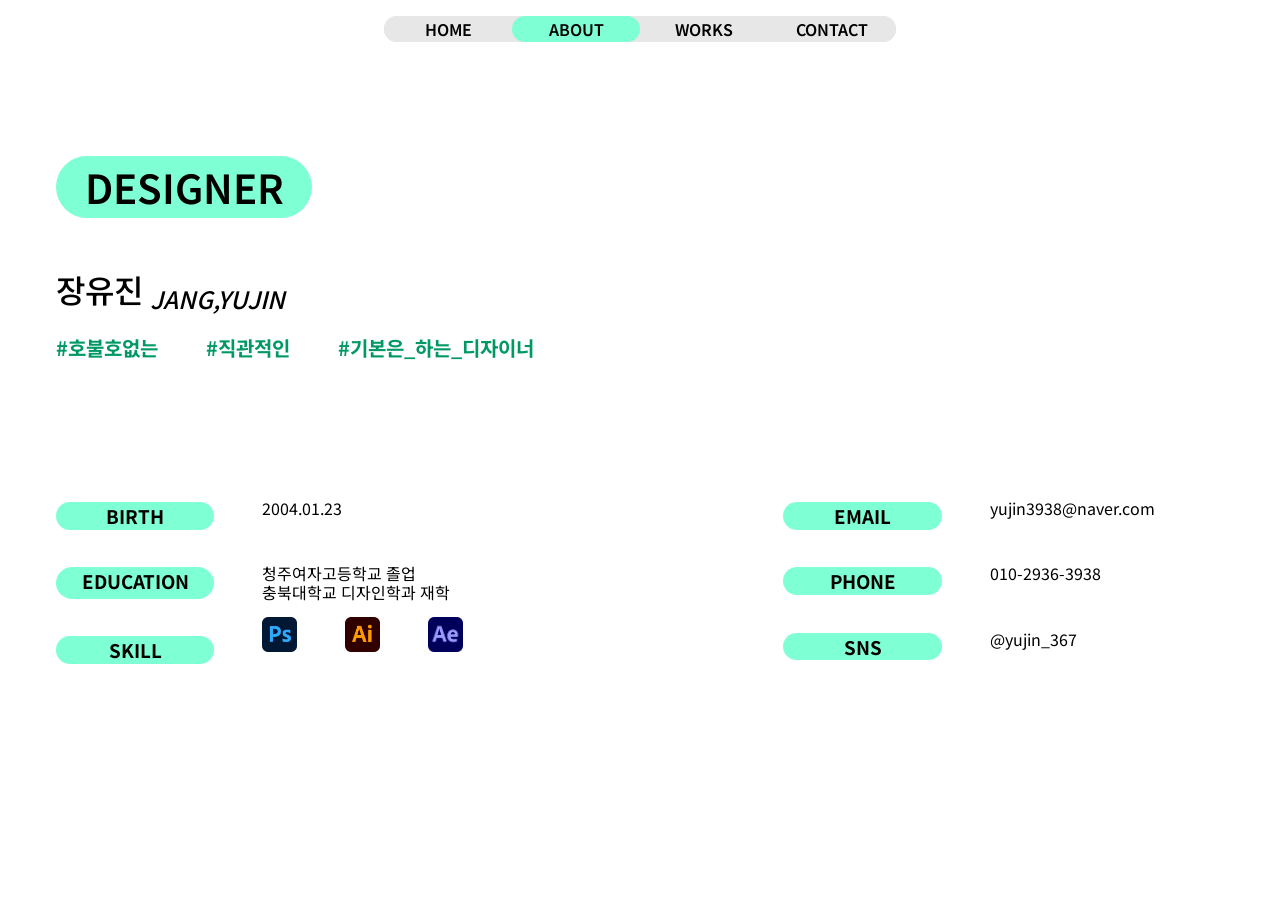
<file: about.html>
<!DOCTYPE html>
<html lang="en">

<head>
    <meta charset="UTF-8">
    <meta name="viewport" content="width=device-width, initial-scale=1.0">
    <meta name="description" content=" 디자이너, 장유진의 포트폴리오 사이트">
    <meta name="author" content="Jang, Yujin">
    <title>Jang, Yujin portfolio</title>
    <link rel="stylesheet" href="css/style.css">
    <link rel="stylesheet" href="css/normalize.css">
    <meta name="viewport" content="width=device-width, initial-scale=1.0">
    <link rel="preconnect" href="https://fonts.googleapis.com">
    <link rel="preconnect" href="https://fonts.gstatic.com" crossorigin>
    <link href="https://fonts.googleapis.com/css2?family=Noto+Sans+KR:wght@100..900&display=swap" rel="stylesheet">
</head>

<body>
    <div class="about">
        <nav class="navigation">
            <ul>
                <ul class="mobile">
                    <a href="index.html">
                        <li class="navigation-item">HOME</li>
                    </a>
                    <a href="about.html">
                        <li class="navigation-item active">ABOUT</li>
                    </a>
                    <a href="works0.html">
                        <li class="navigation-item">WORKS</li>
                    </a>
                    <a href="contact.html">
                        <li class="navigation-item">CONTACT</li>
                    </a>
                </ul>
            </ul>
        </nav>
        <div class="container">
            <h1 id="designer">DESIGNER</h1>
            <h2>장유진 <I><sub>JANG,YUJIN</sub></I></h2>
            <div class="list">
                <p>#호불호없는</p>
                <p>#직관적인</p>
                <p>#기본은_하는_디자이너
                <p>
            </div>
            <div class="about_section">
                <div class="ac1">
                    <div class="birth">
                        <h3>BIRTH</h3>
                        <p>2004.01.23</p>
                    </div>
                    <div class="education">
                        <h3>EDUCATION</h3>
                        <p>청주여자고등학교 졸업<br>충북대학교 디자인학과 재학</p>
                    </div>
                    <div class="skill">
                        <h3>SKILL</h3>
                        <div class="skill icon">
                            <img src="image/Adobe_Photoshop_CC_icon.svg.png" width="35" height="35" alt="Photoshop">
                            <img src="image/Adobe_Illustrator_CC_icon.svg.png" width="35" height="35" alt="Illustrator">
                            <img src="image/Adobe_After_Effects_CC_icon.svg.png" width="35" height="35" alt="After Effect">
                        </div>
                    </div>
                </div>
                <div class="ac2">
                    <div class="email">
                        <h3>EMAIL</h3>
                        <p>yujin3938@naver.com</p>
                    </div>
                    <div class="phone">
                        <h3>PHONE</h3>
                        <p>010-2936-3938</p>
                    </div>
                    <div class="sns">
                        <h3>SNS</h3>
                        <p>@yujin_367</p>
                    </div>
                </div>
            </div>


        </div>
    </div>

</body>

</html>
</file>
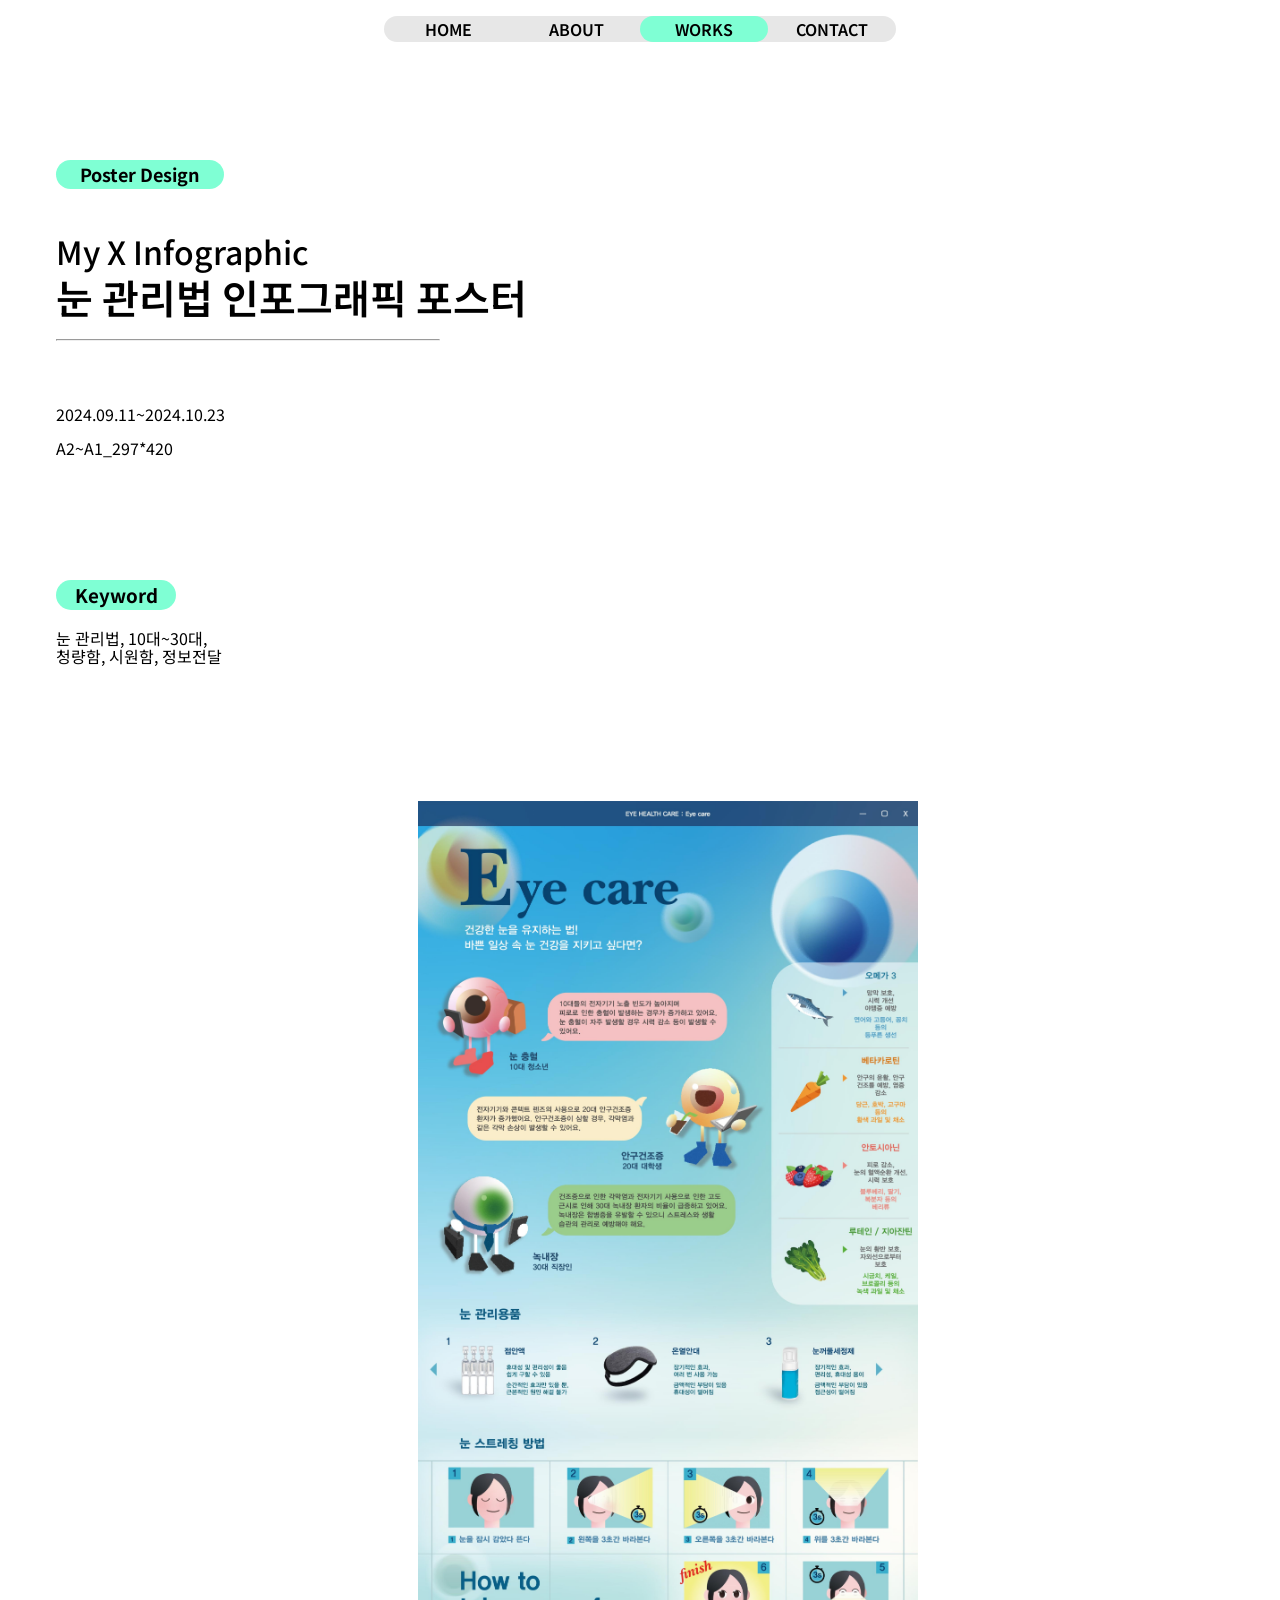
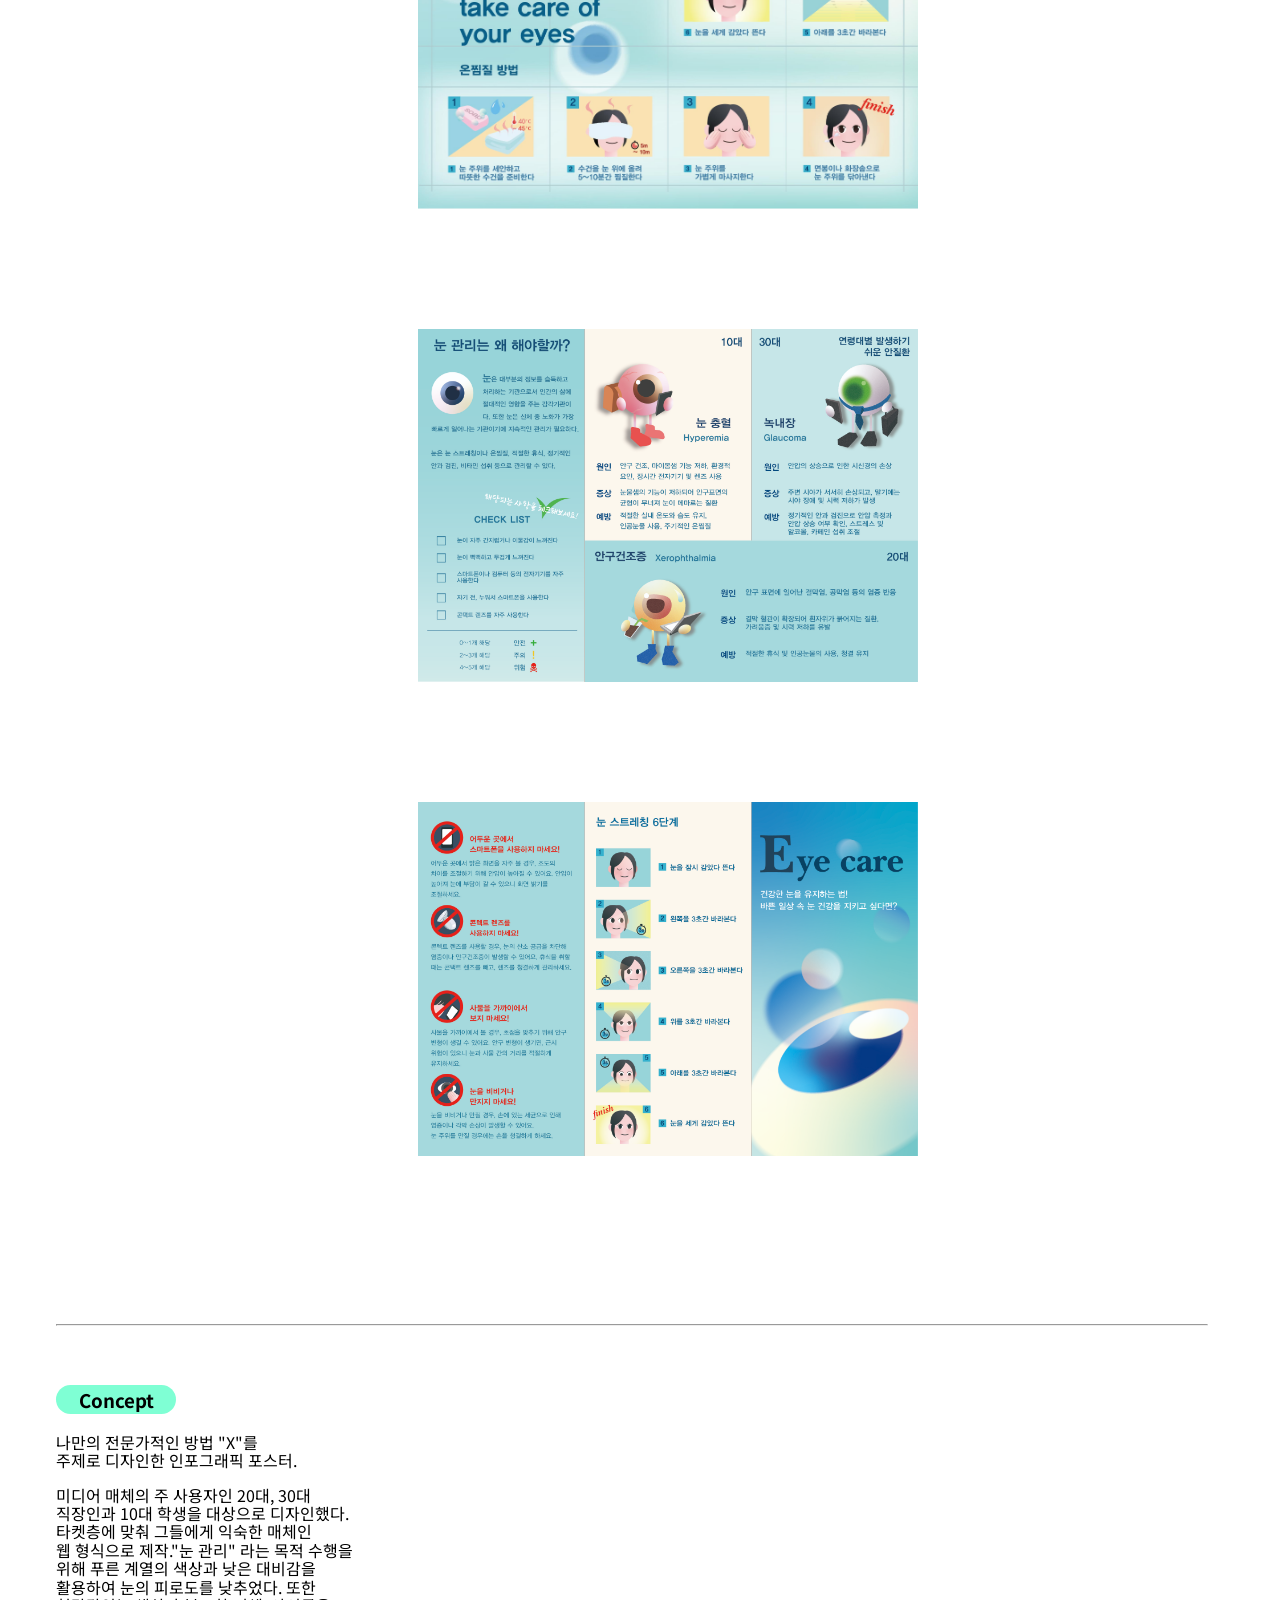
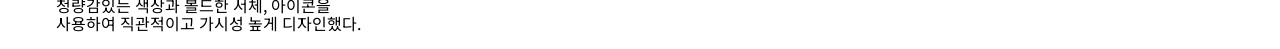
<file: work3.html>
<!DOCTYPE html>
<html lang="en">

<head>
    <meta charset="UTF-8">
    <meta name="viewport" content="width=device-width, initial-scale=1.0">
    <title>Jang, Yujin portfolio</title>
    <link rel="stylesheet" href="css/style.css">
    <link rel="stylesheet" href="css/normalize.css">
    <link rel="preconnect" href="https://fonts.googleapis.com">
    <link rel="preconnect" href="https://fonts.gstatic.com" crossorigin>
    <link href="https://fonts.googleapis.com/css2?family=Noto+Sans+KR:wght@100..900&display=swap" rel="stylesheet">
</head>

<body>
    <!-- 네비게이션 창 -->
    <nav class="navigation">
        <ul>
            <a href="index.html">
                <li class="navigation-item">HOME</li>
            </a>
            <a href="about.html">
                <li class="navigation-item">ABOUT</li>
            </a>
            <a href="works0.html">
                <li class="navigation-item active">WORKS</li>
            </a>
            <a href="contact.html">
                <li class="navigation-item">CONTACT</li>
            </a>
        </ul>
    </nav>
    <!-- 전체 구성 -->
    <div class="container_x">
        <div class="category">
            <h3>Poster Design</h3>
        </div>
        <div>
            <h2>My X Infographic</h2>
            <h1>눈 관리법 인포그래픽 포스터</h1>
        </div>
        <div class="x_hr">
            <hr>
        </div>
        <div class="contant_x">
            <p>2024.09.11~2024.10.23</p>
            <p>A2~A1_297*420</p>
        </div>
        <!-- 아래 섹션 -->
        <div class="keyword">
            <h3>Keyword</h3>
            <p>눈 관리법, 10대~30대,<br> 청량함, 시원함, 정보전달</p>
        </div>
        <div class="image_x">
            <img class="x_poster" src="image/x_01.jpg" width="500" alt="x=My x diagram poster">
            <img class="x_leaflet1" src="image/x_02.jpg" width="500" alt="x_leaflet1">
            <img class="x_leaflet2" src="image/x_03.jpg" width="500" alt="x_leaflet2">
        </div>
        <!-- 이미지 아래 -->
        <div class="x_hr2">
            <hr>
        </div>
        <div class="concept">
            <h3>Concept</h3>
            <p>나만의 전문가적인 방법 "X"를 <br>주제로 디자인한 인포그래픽 포스터.</p>
            <p>미디어 매체의 주 사용자인 20대, 30대<br> 직장인과 10대 학생을 대상으로 디자인했다.<br>
                타켓층에 맞춰 그들에게 익숙한 매체인 <br>웹 형식으로 제작."눈 관리" 라는 목적 수행을<br> 위해 푸른 계열의 색상과 낮은 대비감을<br>활용하여 눈의 피로도를 낮추었다.
                또한<br>청량감있는 색상과 볼드한 서체, 아이콘을 <br>사용하여 직관적이고 가시성 높게 디자인했다.</p>

        </div>
    </div>

</body>

</html>
</file>
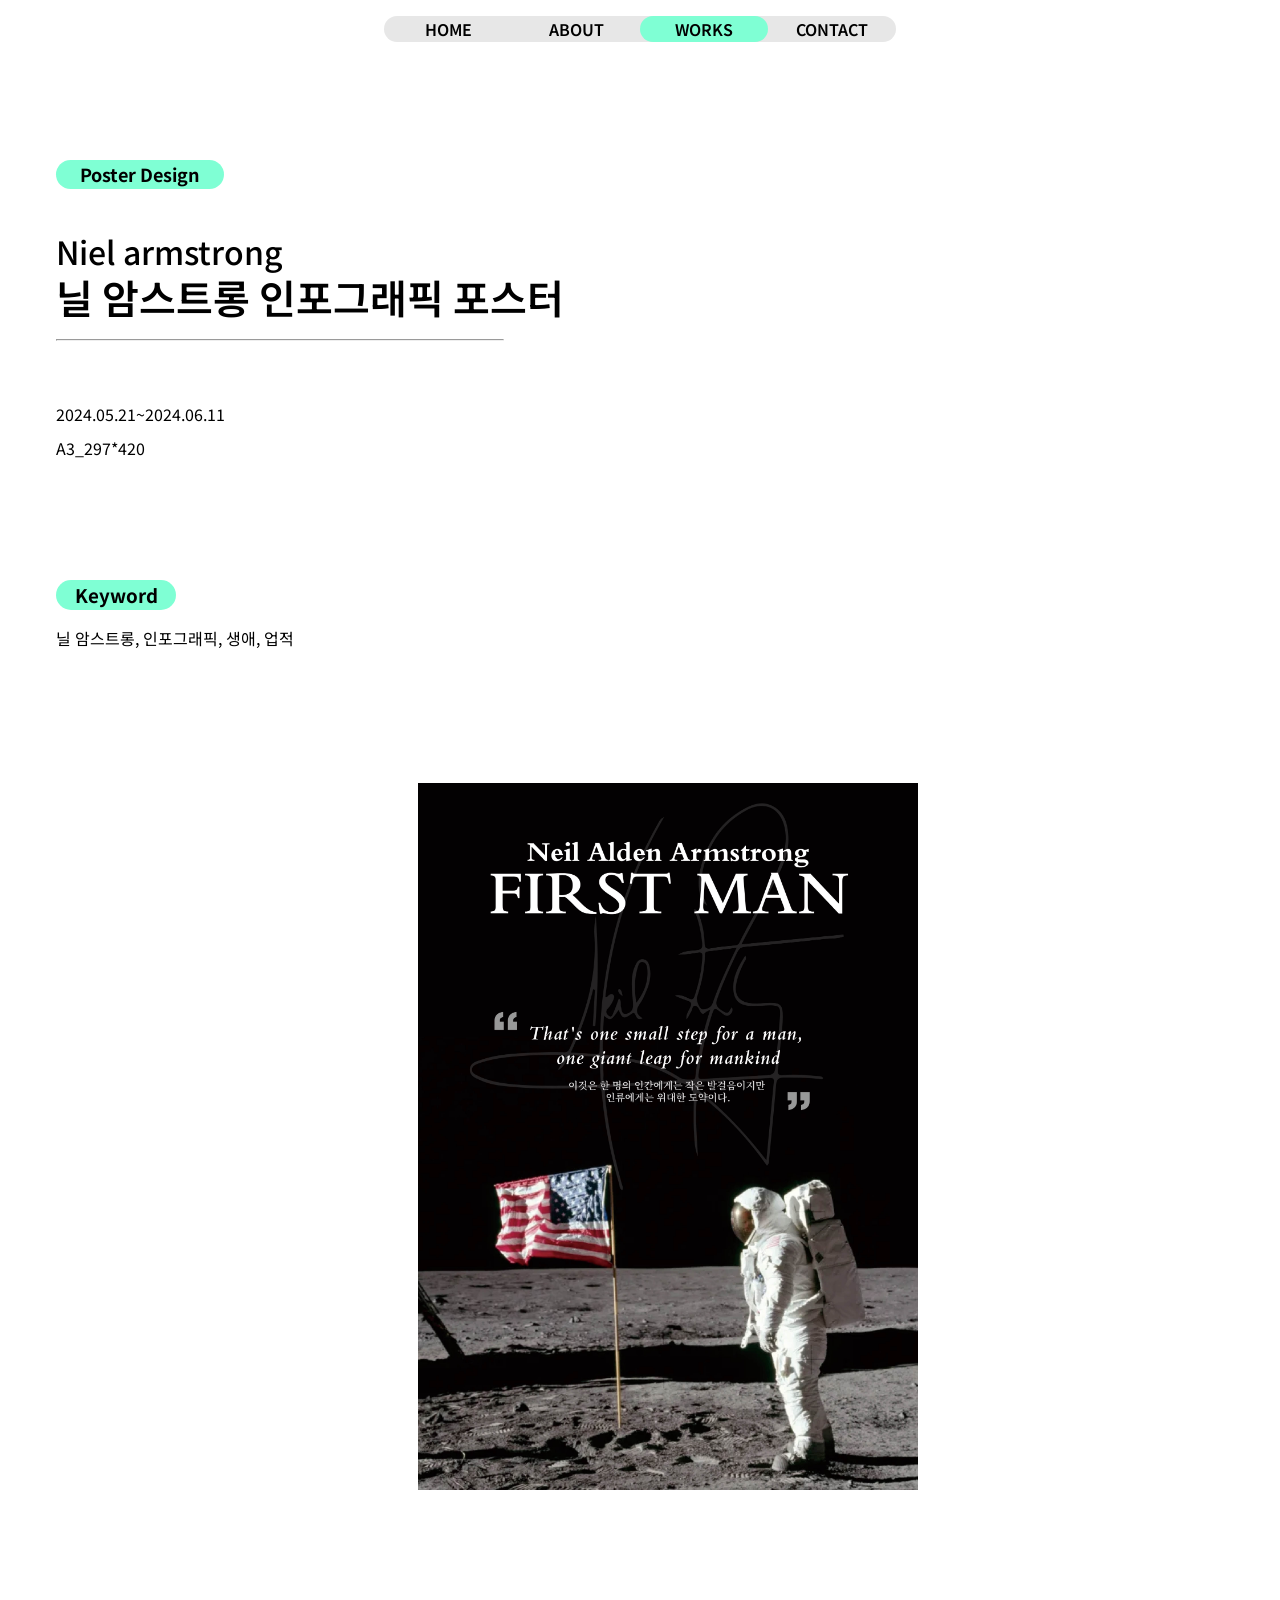
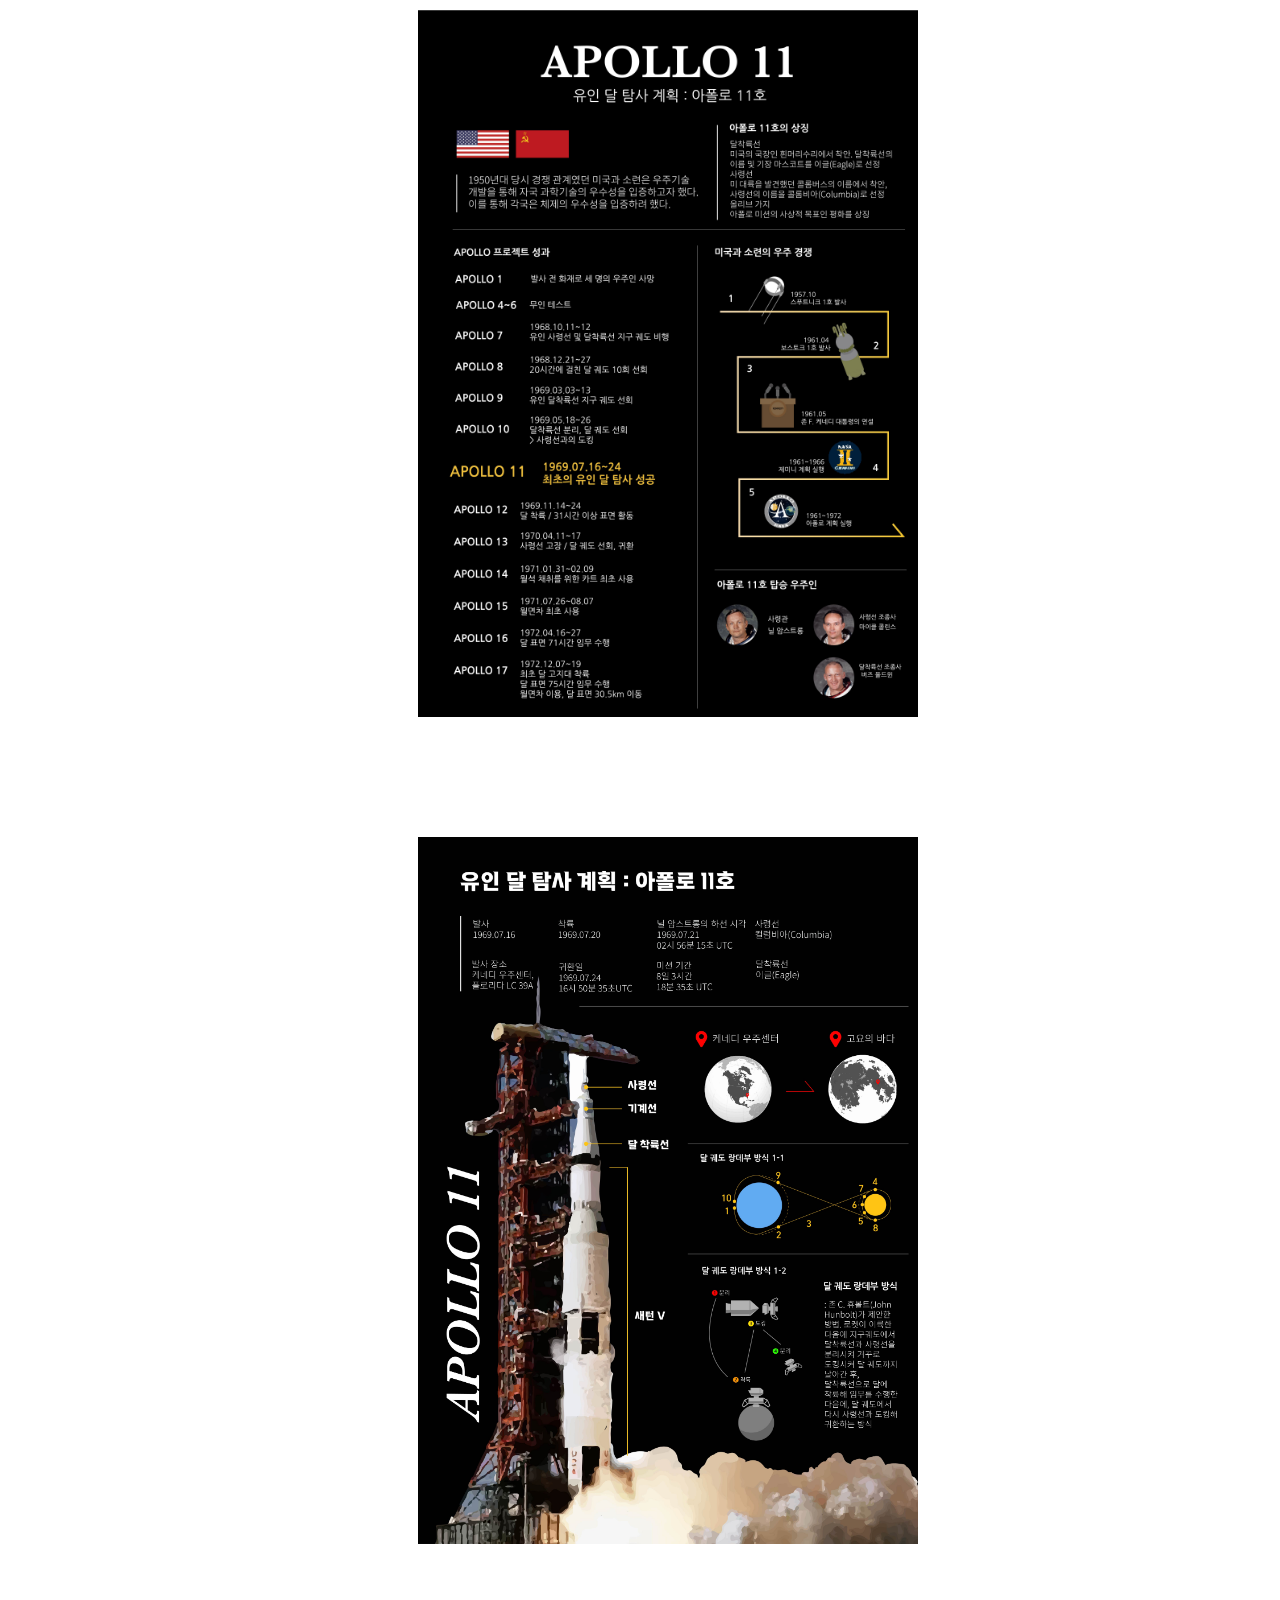
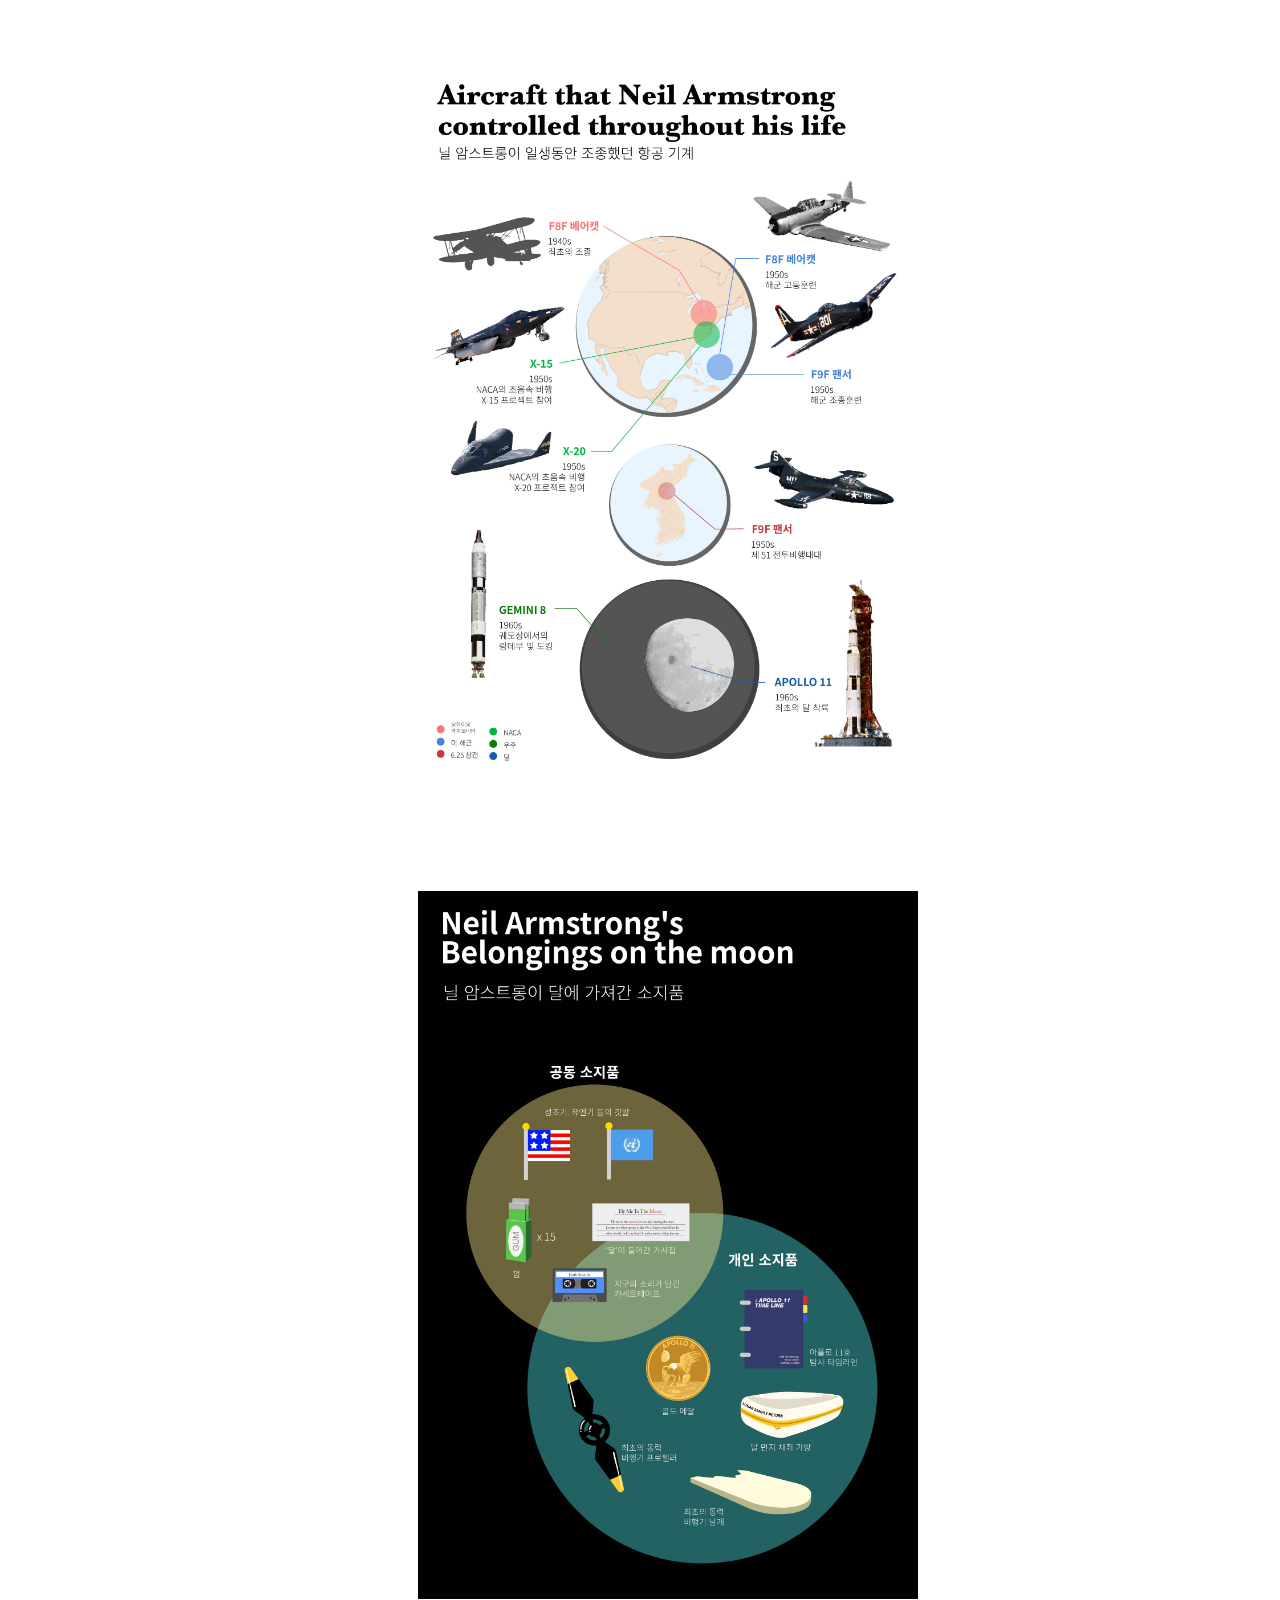
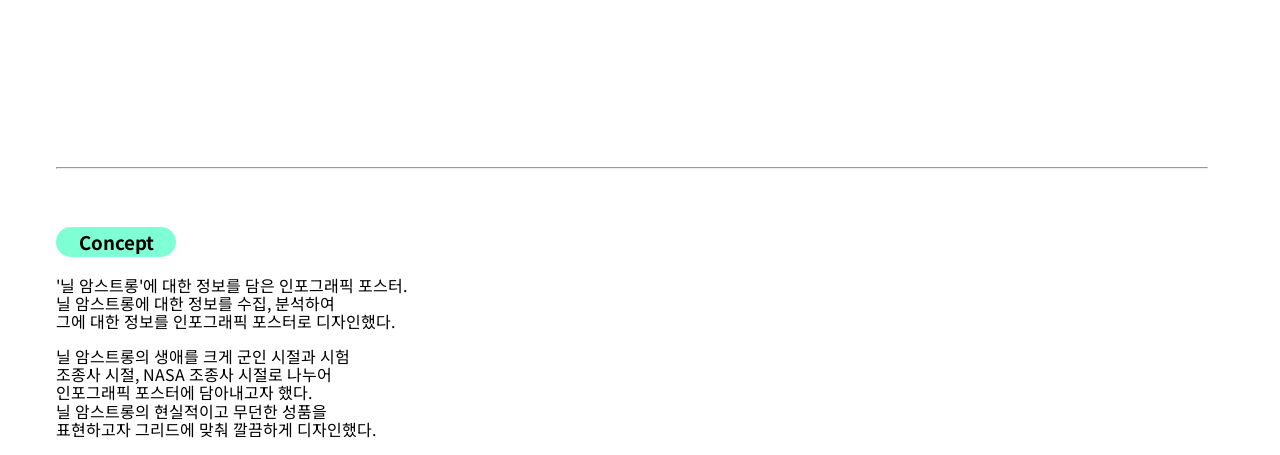
<file: works2.html>
<!DOCTYPE html>
<html lang="en">

<head>
    <meta charset="UTF-8">
    <meta name="viewport" content="width=device-width, initial-scale=1.0">
    <title>Jang, Yujin portfolio</title>
    <link rel="stylesheet" href="css/style.css">
    <link rel="stylesheet" href="css/normalize.css">
    <link rel="preconnect" href="https://fonts.googleapis.com">
    <link rel="preconnect" href="https://fonts.gstatic.com" crossorigin>
    <link href="https://fonts.googleapis.com/css2?family=Noto+Sans+KR:wght@100..900&display=swap" rel="stylesheet">
</head>

<body>
    <!-- 네비게이션 창 -->
    <nav class="navigation">
        <ul>
            <a href="index.html">
                <li class="navigation-item">HOME</li>
            </a>
            <a href="about.html">
                <li class="navigation-item">ABOUT</li>
            </a>
            <a href="works0.html">
                <li class="navigation-item active">WORKS</li>
            </a>
            <a href="contact.html">
                <li class="navigation-item">CONTACT</li>
            </a>
        </ul>
    </nav>
    <!-- 전체 구성 -->
    <div class="container_n">
        <div class="category">
            <h3>Poster Design</h3>
        </div>
        <div>
            <h2>Niel armstrong</h2>
            <h1>닐 암스트롱 인포그래픽 포스터</h1>
        </div>
        <div class="n_hr">
            <hr>
        </div>
        <div class="contant_n">
            <p>2024.05.21~2024.06.11</p>
            <p>A3_297*420</p>
        </div>
        <!-- 아래 섹션 -->
        <div class="keyword">
            <h3>Keyword</h3>
            <p>닐 암스트롱, 인포그래픽, 생애, 업적</p>
        </div>
        <div class="image_info">
            <img class="niel_poster" src="image/neil_01.jpg" width="500" alt="Niel armstrong poster">
            <img class="niel_info1" src="image/neil_02.jpg" width="500" alt="info poster2">
            <img class="niel_info2" src="image/neil_03.jpg" width="500" alt="info poster3">
            <img class="niel_info3" src="image/neil_04.jpg" width="500" alt="info poster4">
            <img class="niel_info3" src="image/neil_05.jpg" width="500" alt="info poster5">
        </div>
        <!-- 이미지 아래 -->
        <div class="n_hr2">
            <hr>
        </div>
        <div class="concept">
            <h3>Concept</h3>
            <p>'닐 암스트롱'에 대한 정보를 담은 인포그래픽 포스터.<br> 닐 암스트롱에 대한 정보를 수집, 분석하여 <br>그에 대한 정보를 인포그래픽 포스터로 디자인했다.</p>
            <p>닐 암스트롱의 생애를 크게 군인 시절과 시험 <br>조종사 시절, NASA 조종사 시절로 나누어<br> 인포그래픽 포스터에 담아내고자 했다.<br>닐 암스트롱의 현실적이고 무던한 성품을
                <br>표현하고자 그리드에 맞춰 깔끔하게 디자인했다.</p>

        </div>
    </div>
</body>

</html>
</file>
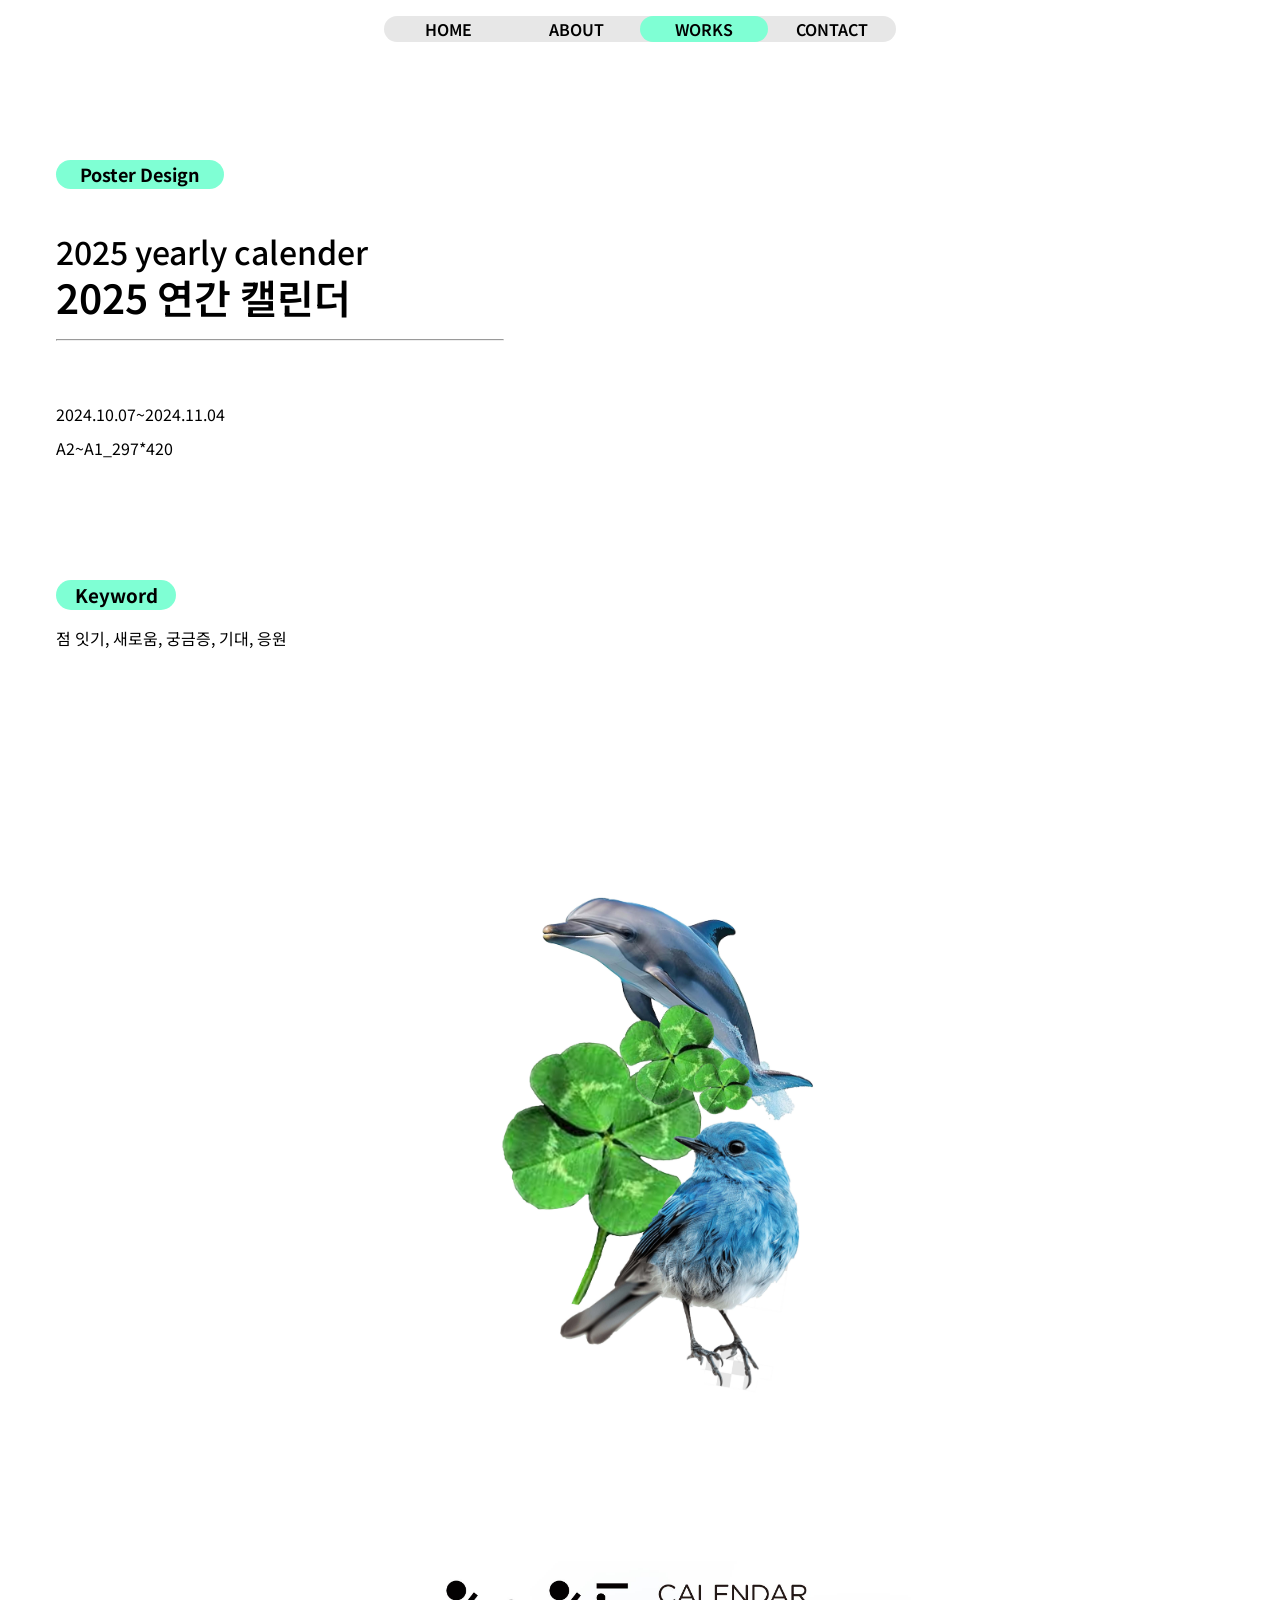
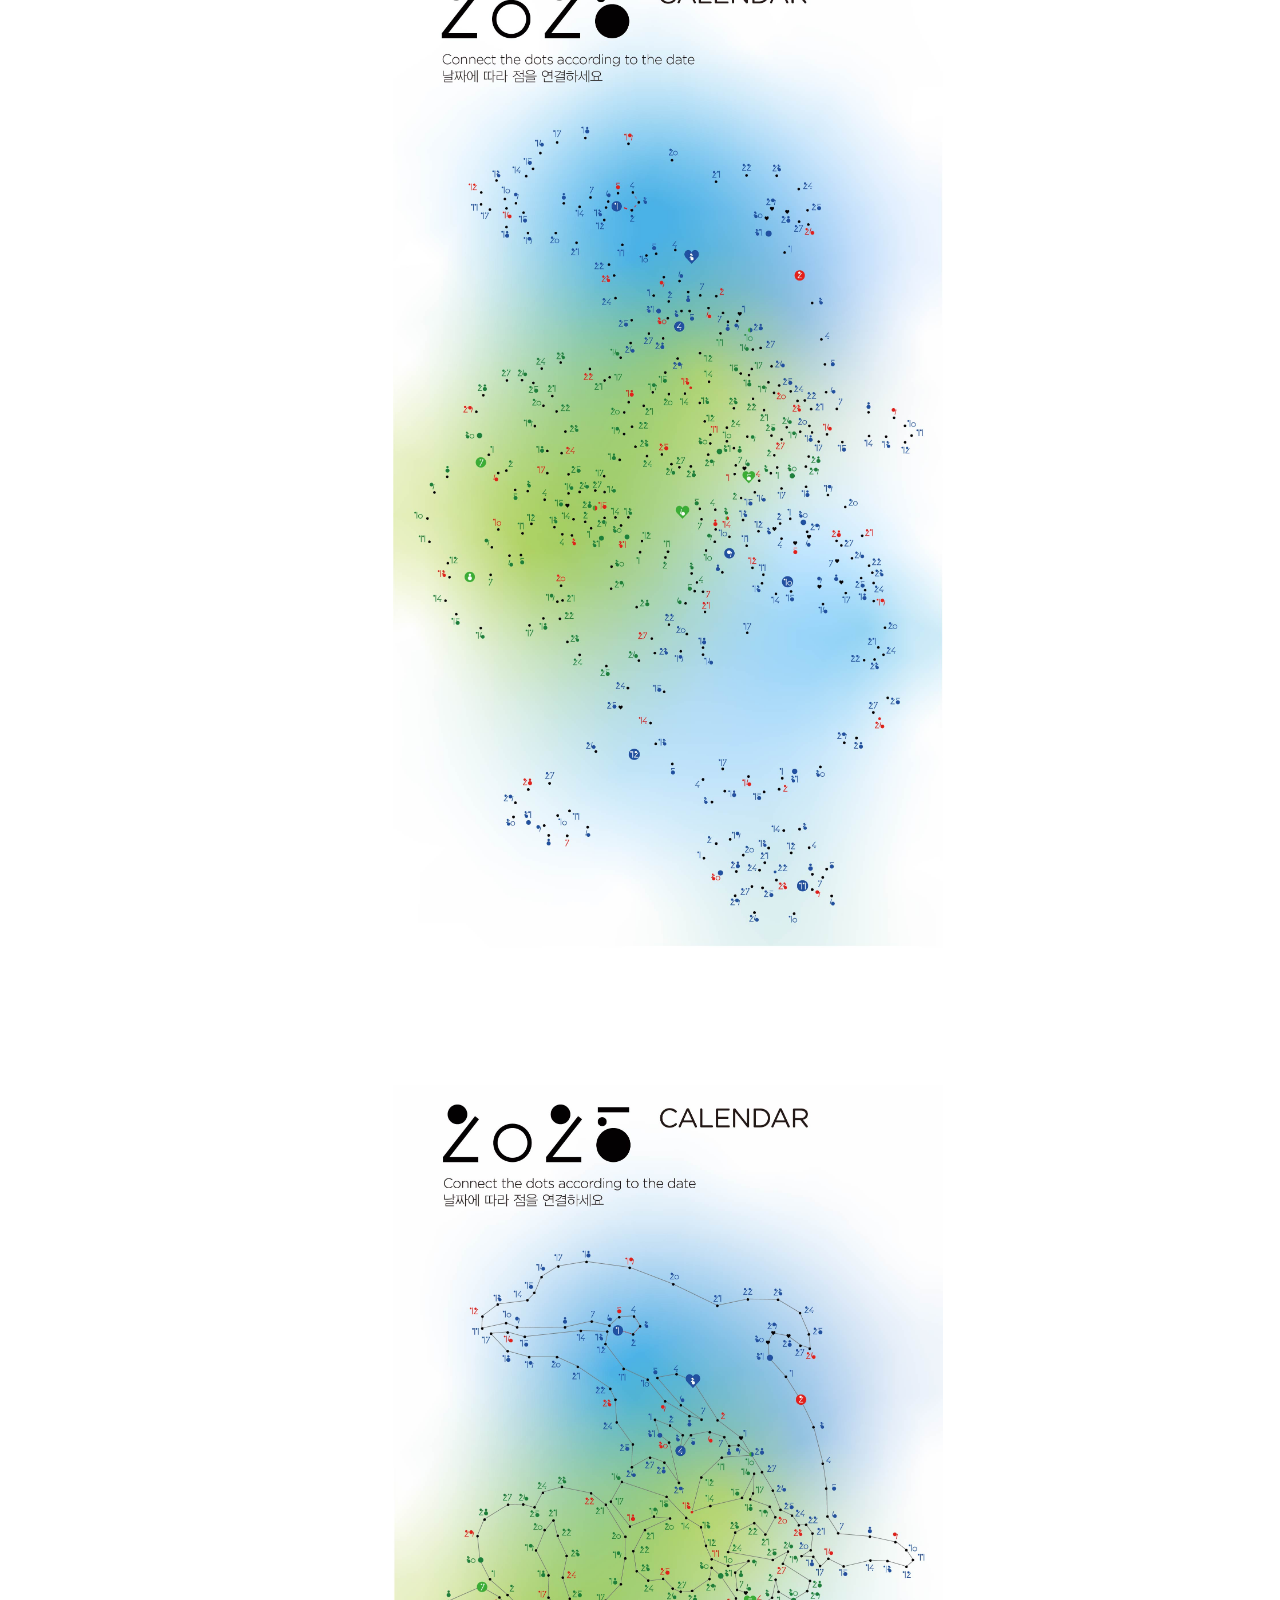
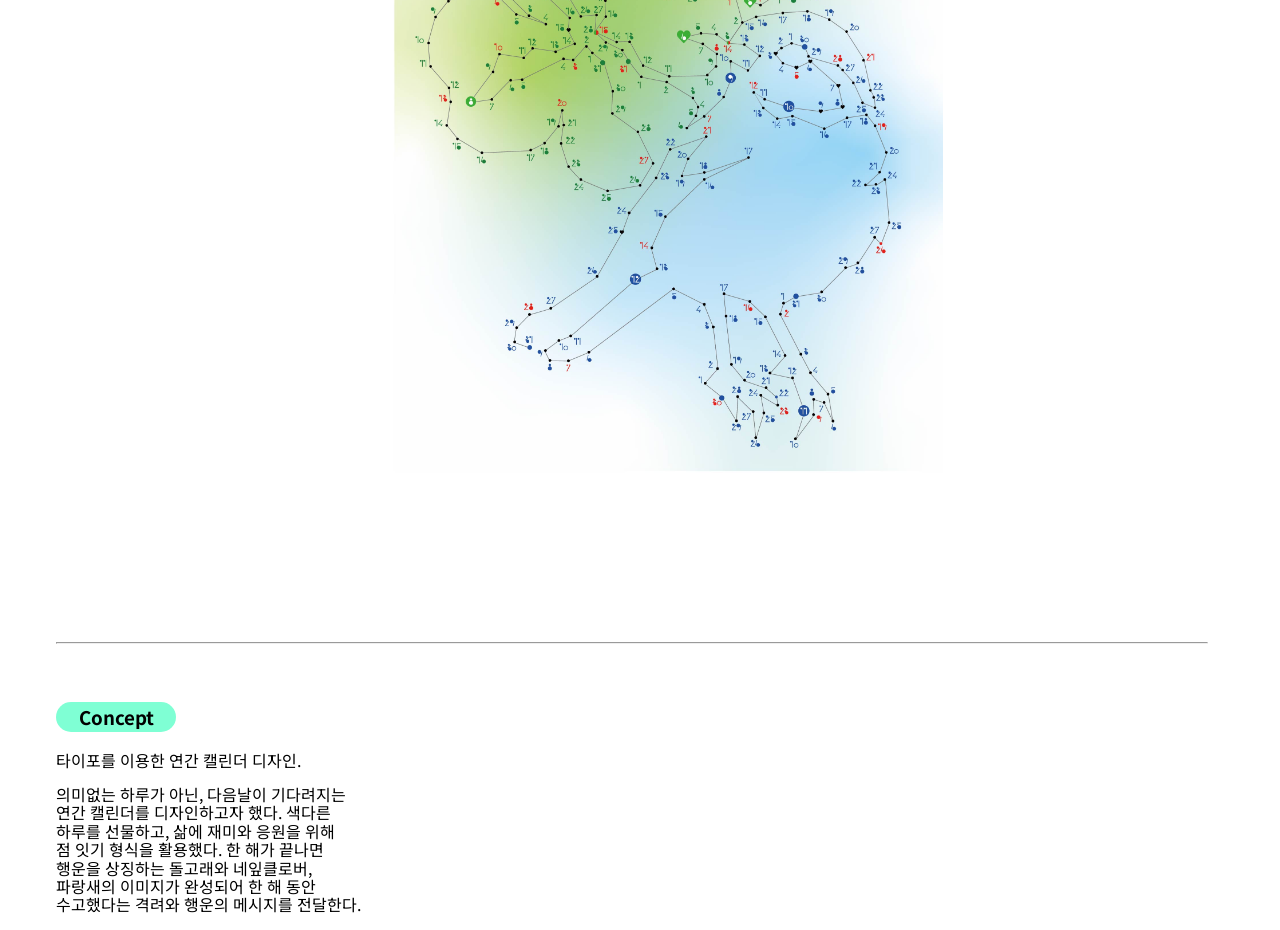
<file: works4.html>
<!DOCTYPE html>
<html lang="en">

<head>
    <meta charset="UTF-8">
    <meta name="viewport" content="width=device-width, initial-scale=1.0">
    <title>Jang, Yujin portfolio</title>
    <link rel="stylesheet" href="css/style.css">
    <link rel="stylesheet" href="css/normalize.css">
    <link rel="preconnect" href="https://fonts.googleapis.com">
    <link rel="preconnect" href="https://fonts.gstatic.com" crossorigin>
    <link href="https://fonts.googleapis.com/css2?family=Noto+Sans+KR:wght@100..900&display=swap" rel="stylesheet">
</head>

<body>
    <!-- 네비게이션 창 -->
    <nav class="navigation">
        <ul>
            <a href="index.html">
                <li class="navigation-item">HOME</li>
            </a>
            <a href="about.html">
                <li class="navigation-item">ABOUT</li>
            </a>
            <a href="works0.html">
                <li class="navigation-item active">WORKS</li>
            </a>
            <a href="contact.html">
                <li class="navigation-item">CONTACT</li>
            </a>
        </ul>
    </nav>
    <!-- 전체 구성 -->
        <div class="container_t">
            <div class="category">
                <h3>Poster Design</h3>
            </div>
            <div>
                <h2>2025 yearly calender</h2>
                <h1>2025 연간 캘린더</h1>
            </div>
            <div class="n_hr"><hr></div>
            <div class="contant_t">
                <p>2024.10.07~2024.11.04</p>
                <p>A2~A1_297*420</p>
            </div>
            <!-- 아래 섹션 -->
            <div class="keyword">
                <h3>Keyword</h3>
                <p>점 잇기, 새로움, 궁금증, 기대, 응원</p>
            </div>
            <div class="image_t">
                <img class="x_poster" src="image/calender_01.jpg" width="350" alt="calendar sketch" >
                <img class="x_leaflet1" src="image/calender_02.jpg" width="550" alt="calendar_01" >
                <img class="x_leaflet2" src="image/calender_03.jpg" width="550" alt="calendar_02" >
            </div>
            <!-- 이미지 아래 -->
            <div class="t_hr2"><hr></div>
            <div class="concept">
                <h3>Concept</h3>
                <p>타이포를 이용한 연간 캘린더 디자인.</p>
                <p>의미없는 하루가 아닌, 다음날이 기다려지는 <br>연간 캘린더를 디자인하고자 했다.
                색다른 <br>하루를 선물하고, 삶에 재미와 응원을 위해<br>점 잇기 형식을 활용했다. 한 해가 끝나면<br>행운을 상징하는 돌고래와 네잎클로버, <br>파랑새의 이미지가 완성되어 한 해 동안<br>수고했다는 격려와 행운의 메시지를 전달한다.</p>

            </div>
        </div>
       
</body>

</html>
</file>
<file: css/style.css>
@import url('https://fonts.googleapis.com/css2?family=Noto+Sans+KR:wght@100..900&family=Pixelify+Sans:wght@400..700&family=Roboto+Slab:wght@100..900&display=swap');

html {
    font-family: 'Noto Sans KR', sans-serif;
}

.navigation {
    display: flex;
    width: 100vw;
    position: fixed;
    top: 0;
    gap: 3.25rem;
    font-weight: 400;
    justify-content: center;
}

.navigation ul {
    display: flex;
    padding: 0;
    list-style: none;
    background-color: rgb(231, 231, 231);
    border-radius: 4rem;
}

.navigation .navigation-item {
    width: 8rem;
    font-weight: 600;
    padding: 0.25rem 0;
    text-align: center;
}

.navigation .navigation-item.active {
    background-color: aquamarine;
    font-weight: 600;
    border-radius: 4rem;
}

.navigation a {
    text-decoration: none;
    left: 0;
    color: black;
}

.main {
    margin-left: 4rem;
    font-size: larger;
    margin-top: 12rem;
}

.mmain {
    font-size: 2rem;
    margin-top: -2.25rem;
}

.name {
    font-weight: 200;
}

.smain {
    margin-bottom: -0.6rem;
    color: rgb(0, 153, 102);
    margin-top: 8rem;
    font-size: 1.5rem
}

.list {
    display: flex;
    list-style-type: none;
    flex-direction: row;
    gap: 3rem;
    font-size: 1.25rem;
    font-weight: bold;
    padding-bottom: 5rem;
    color: rgb(0, 153, 102);
}

.image {
    background-color: rgb(232, 232, 232);
    display: grid;
    gap: 2rem;
    grid-template-columns: auto auto auto;
    padding: 1.25rem 0;
    justify-content: space-evenly;
    align-items: center;
}

.image .x {
    object-fit: cover;
}


/* home 탭, 모바일 */
@media only screen and (max-width: 1023px) {}

@media only screen and (max-width: 639px) {}

/* 여기서부터 works 카테고리 */
.a_container {
    margin-left: 3.5rem;
    display: grid;
    margin-top: 10rem;
}

.a_container h3 {
    margin-bottom: 2.25rem;
}

.works_c {
    display: grid;
    grid-template-columns: 25rem auto auto;
    margin-top: 4.5rem;
}

.works_c .contant_c {
    background-color: #ececec;
    padding: 2rem
}

.works_c li {
    line-height: 1.5rem;
}

.works_n {
    display: grid;
    grid-template-columns: 25rem auto auto;
    margin-top: 4.5rem;
}

.works_n .contant_n {
    background-color: #ececec;
    padding: 2rem;
}

.works_n li {
    line-height: 1.5rem;
}


.works_x {
    display: grid;
    grid-template-columns: 25rem auto auto;
    margin-top: 4.5rem;
}

.works_x .contant_x {
    background-color: #ececec;
    padding: 2rem;
}

.works_x li {
    line-height: 1.5rem;
}

.works_t {
    display: grid;
    grid-template-columns: 25rem auto auto;
    margin-top: 4.5rem;
    margin-bottom: 4.5rem;
}

.works_t .contant_t {
    background-color: #ececec;
    padding: 2rem;
}

.works_t li {
    line-height: 1.5rem;
}


.works_c .c_0 {
    object-fit: cover;
}

.works_n .n_0 {
    object-fit: cover;
}

.works_t .t_0 {
    object-fit: cover;
}

.works_x .x_0 {
    object-fit: cover;
}

/* 여기서부터 c 페이지 */

.category h3 {
    background-color: #7fffd4;
    width: 10rem;
    margin-top: 10rem;
    font-size: large;
    border-radius: 4rem;
    text-align: center;
    padding: 0.25rem;
}

.all_container {
    display: flex;
}

.all_container .spacer {
    flex-grow: 1;
}

.container {
    margin-left: 3.5rem;
    display: grid;
}

.container h2 {
    font-size: 2rem;
    font-weight: 500;
    margin-bottom: 0.5rem;
}

.container h1 {
    font-size: 2.5rem;
    margin-top: -0.25rem;
    font-weight: 600;
}


.c_hr {
    width: 20vw;
    margin-left: 0;
    margin-top: -1rem;
    margin-bottom: 2.5rem;
}

.contant {
    margin-bottom: 7rem;
}

.keyword h3,
.concept h3 {
    background-color: #7fffd4;
    width: 7rem;
    border-radius: 4rem;
    text-align: center;
    padding: 0.25rem;
}

.keyword p {
    margin-bottom: 2.5rem;
}

.image_c {
    gap: 2rem;
    float: right;
    display: flex;
    flex-direction: row;
    align-items: end;
    justify-content: end;
}


@media only screen and (max-width: 1023px) {
    .image_club {
        flex-direction: column-reverse;
    }
}

.phone_case {
    width: -40%;
}

.club_poster {
    width: -60%;
}

.concept p {
    font-family: 'Noto Sans kr' sans-serif;
}

/* 아래부터 niel armstrong */

.container_n {
    margin-left: 3.5rem;
    display: grid;
}

.container_n h2 {
    font-size: 2rem;
    font-weight: 500;
    margin-bottom: 0.5rem;
}

.container_n h1 {
    font-size: 2.5rem;
    margin-top: -0.25rem;
    font-weight: 600;
}

.contant_n {
    margin-bottom: 5.5rem;
}


.image_info {
    display: flex;
    flex-direction: column;
    align-items: center;
    gap: 7.5rem;
    padding-top: 6rem;
    padding-bottom: 10rem;
}

.n_hr {
    width: 35vw;
    margin-left: 0;
    margin-top: -1rem;
    margin-bottom: 2.5rem;
}

.n_hr2 {
    width: 90vw;
    padding-bottom: 2rem;
}

/* 아래부터 x */

.container_x {
    margin-left: 3.5rem;
    display: grid;
}

.container_x h2 {
    font-size: 2rem;
    font-weight: 500;
    margin-bottom: 0.5rem;
}

.container_x h1 {
    font-size: 2.5rem;
    margin-top: -0.25rem;
    font-weight: 600;
}

.contant_x {
    margin-bottom: 5.5rem;
}


.image_x {
    display: flex;
    flex-direction: column;
    align-items: center;
    gap: 7.5rem;
    padding-top: 6rem;
    padding-bottom: 10rem;
}

.x_hr {
    width: 30vw;
    margin-left: 0;
    margin-top: -1rem;
    margin-bottom: 2.5rem;
}

.x_hr2 {
    width: 90vw;
    padding-bottom: 2rem;
}

/* 아래부터 타이포 연력 */

.container_t {
    margin-left: 3.5rem;
    display: grid;
}

.container_t h2 {
    font-size: 2rem;
    font-weight: 500;
    margin-bottom: 0.5rem;
}

.container_t h1 {
    font-size: 2.5rem;
    margin-top: -0.25rem;
    font-weight: 600;
}

.contant_t {
    margin-bottom: 5.5rem;
}


.image_t {
    display: flex;
    flex-direction: column;
    align-items: center;
    gap: 7.5rem;
    padding-top: 6rem;
    padding-bottom: 10rem;
}

.t_hr {
    width: 35vw;
    margin-left: 0;
    margin-top: -1rem;
    margin-bottom: 2.5rem;
}

.t_hr2 {
    width: 90vw;
    padding-bottom: 2rem;
}

/* 여기서부터 about */

.about_section {
    display: flex;
    flex-direction: row;
    flex-wrap: wrap;
    margin-top: 1.5rem;
    column-gap: 20rem;
}


.container .about_section h3 {
    background-color: #7fffd4;
    width:9.5rem ;
    border-radius: 4rem;
    text-align: center;
    padding: 0.2rem;
}

.about {
    margin-top: 10rem;
}

#designer {
    background-color: #7fffd4;
    width: 15rem;
    text-align: center;
    border-radius: 4rem;
    padding: 0.5rem;
}

.about_section .birth {
    display: flex;
    flex-direction: row;
    gap: 3rem;
}

.about_section .education {
    display: flex;
    flex-direction: row;
    gap: 3rem;
}

.about_section .skill {
    display: flex;
    flex-direction: row;
    gap: 3rem;
}

.about_section .email {
    display: flex;
    flex-direction: row;
    gap: 3rem;
}

.about_section .phone {
    display: flex;
    flex-direction: row;
    gap: 3rem;
}

.about_section .sns {
    display: flex;
    flex-direction: row;
    gap: 3rem;
}

/* 아래부터 컨택트 */

.contact_about {
    text-align: center;
    margin-top: 10rem;
}

.contact_about h2{
    font-weight: 300;
}

.contact_button {
    list-style: none;
    display: flex;
    justify-content: center;
    flex-direction: row;
    gap: 10rem;
    margin-top: 4.25rem;
    font-size: 1.25rem;
    
}

#E-MAIL{
    background-color: #7fffd4;
    padding: 0.5rem;
    border-radius: 4rem;
    width: 8rem;
    margin-bottom: 1.25rem;
   
}

#INSTAGRAM{
    background-color: #7fffd4;
    padding: 0.5rem;
    border-radius: 4rem;
    width: 8rem;
    margin-bottom: 1.25rem;
   
}

.contact_button a{
    text-decoration: none;
    color: black;
}

.fa-brands {
    font-size: 10.5rem;
    
}

.fa-regular{
    font-size: 10.5rem;
    justify-items: center;
}
</file>
